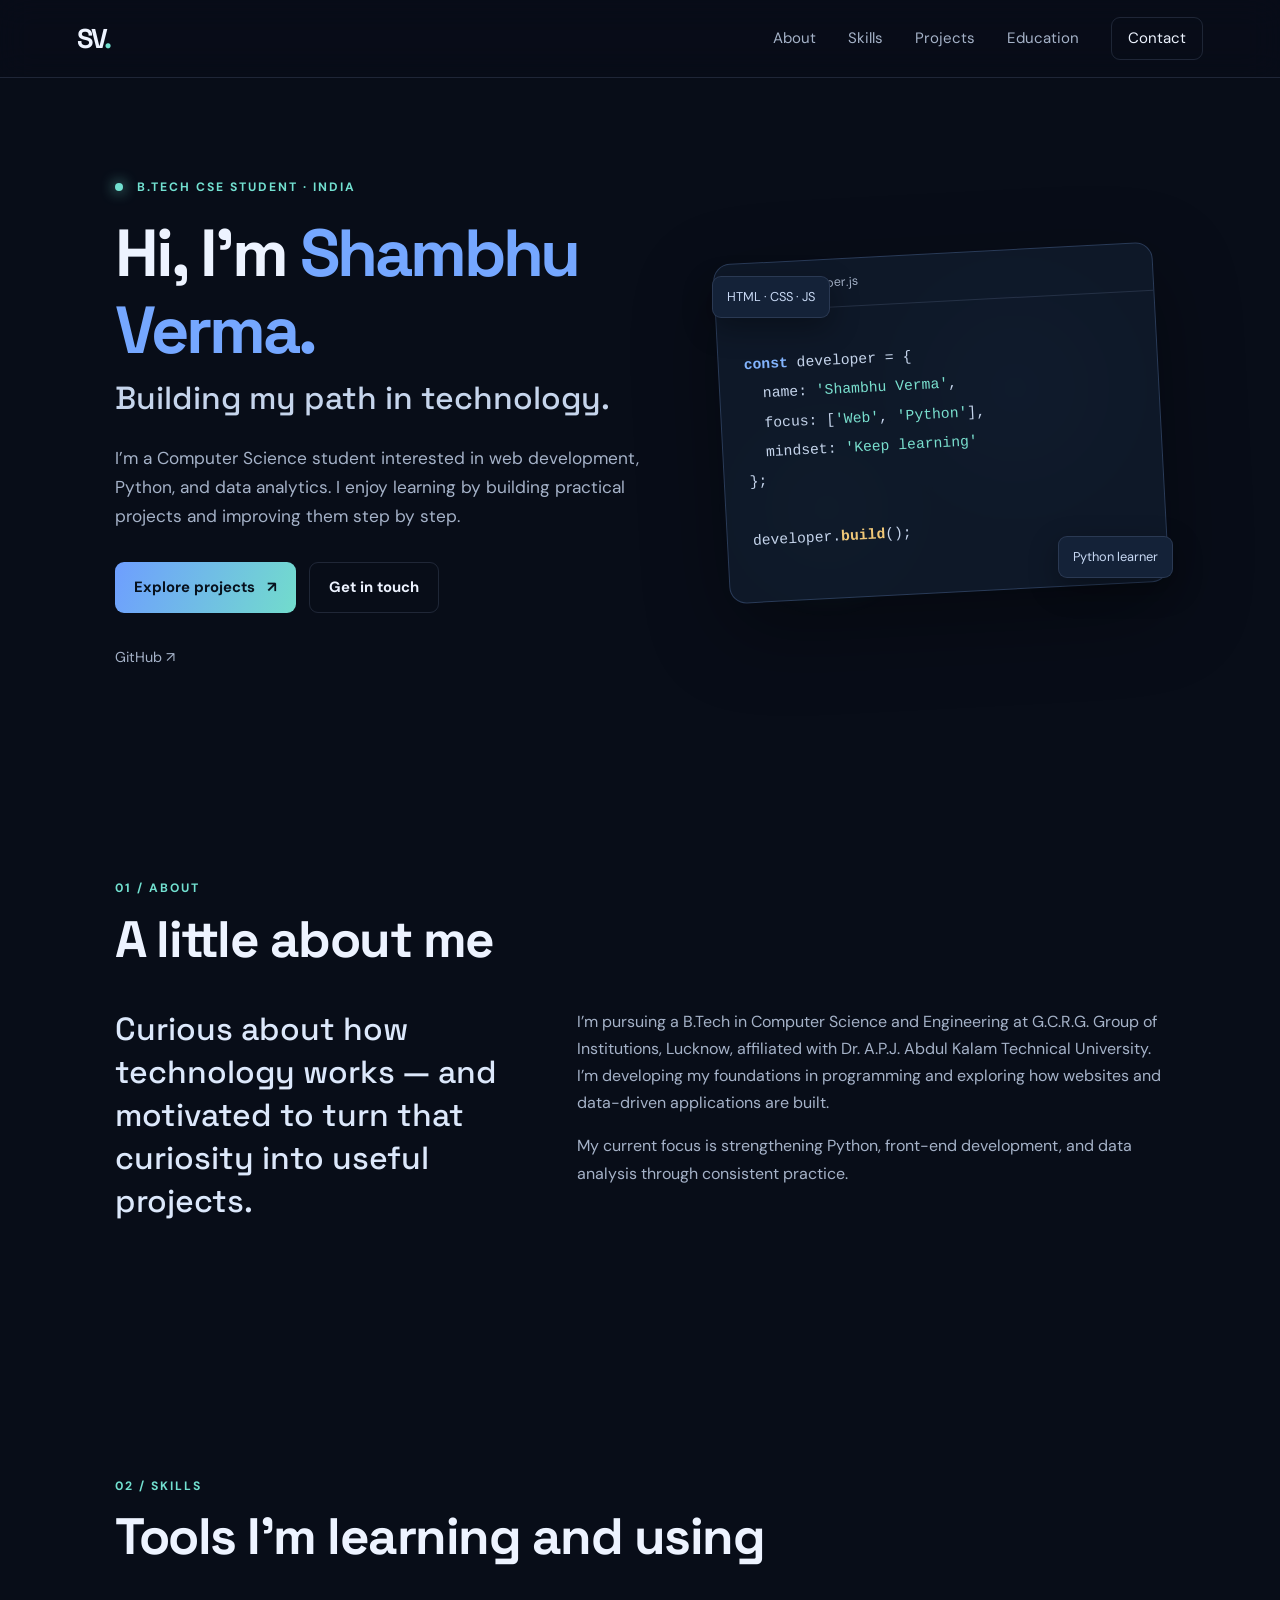
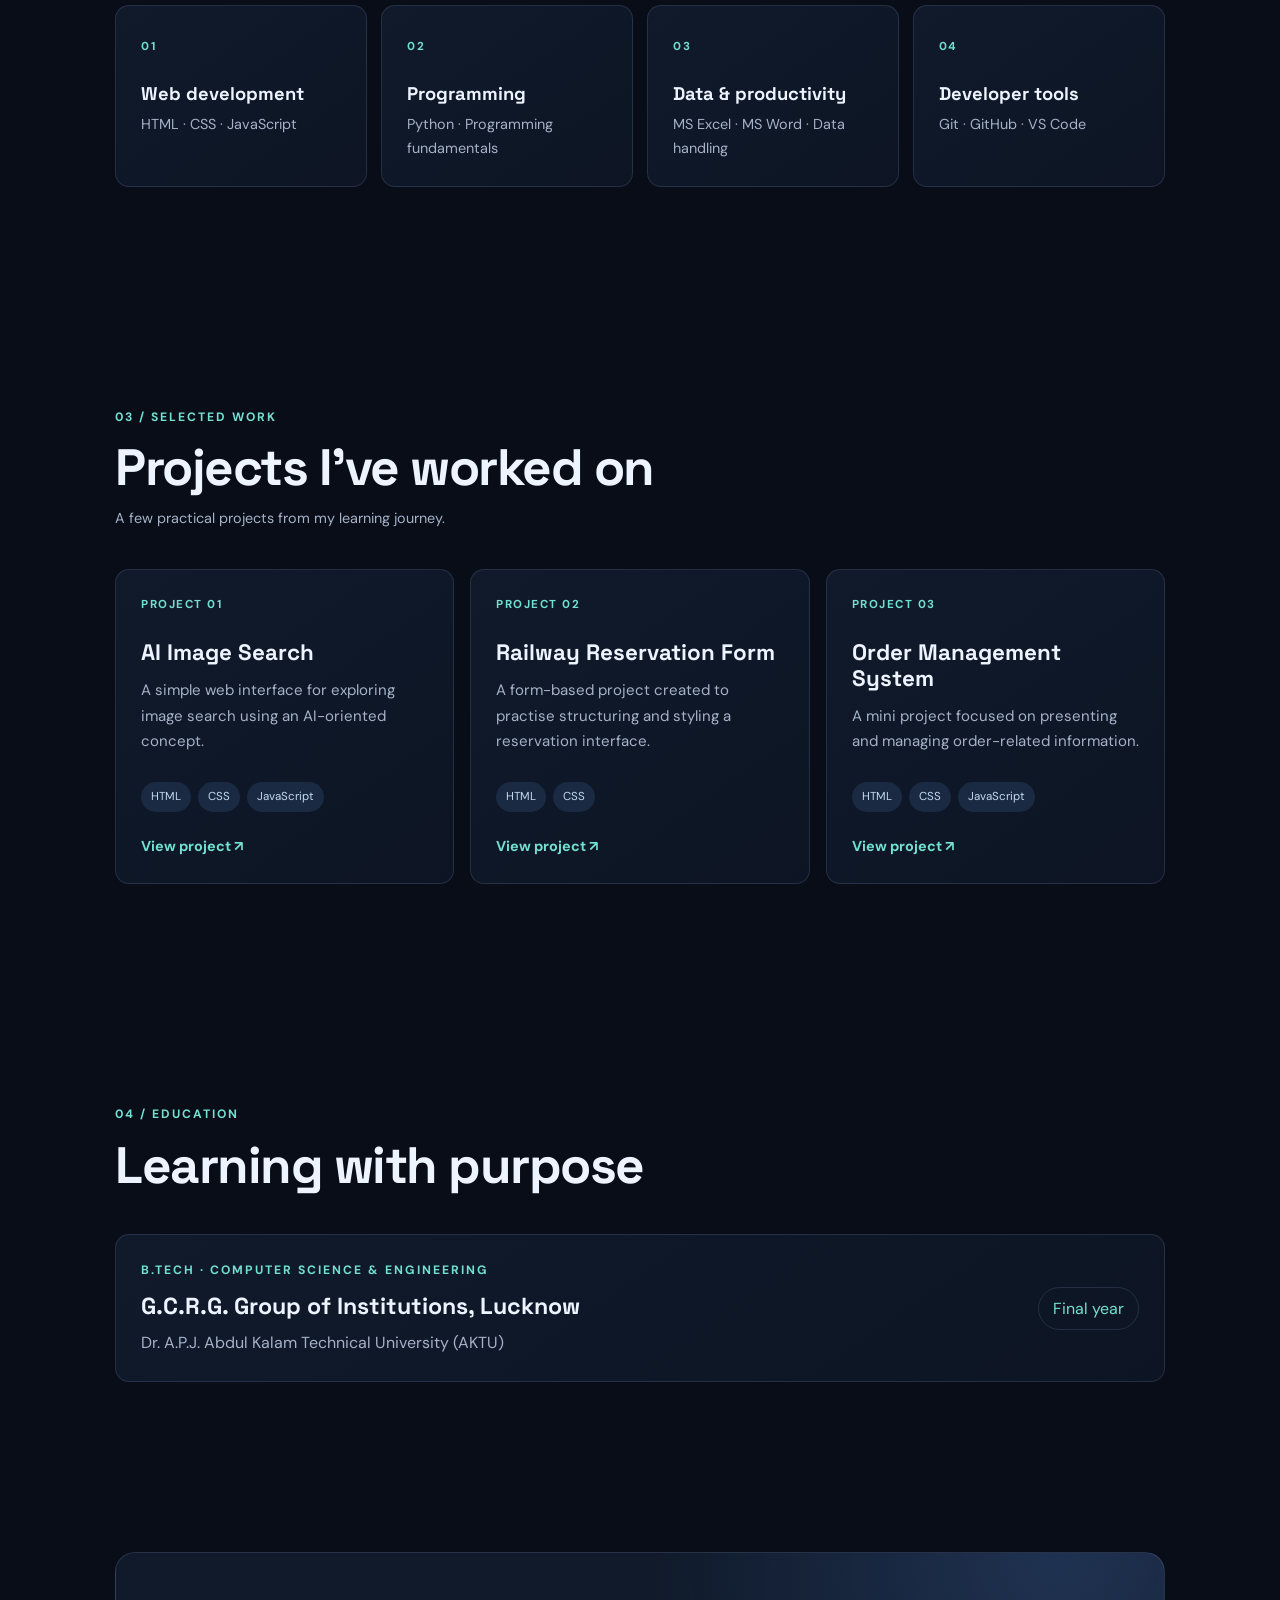
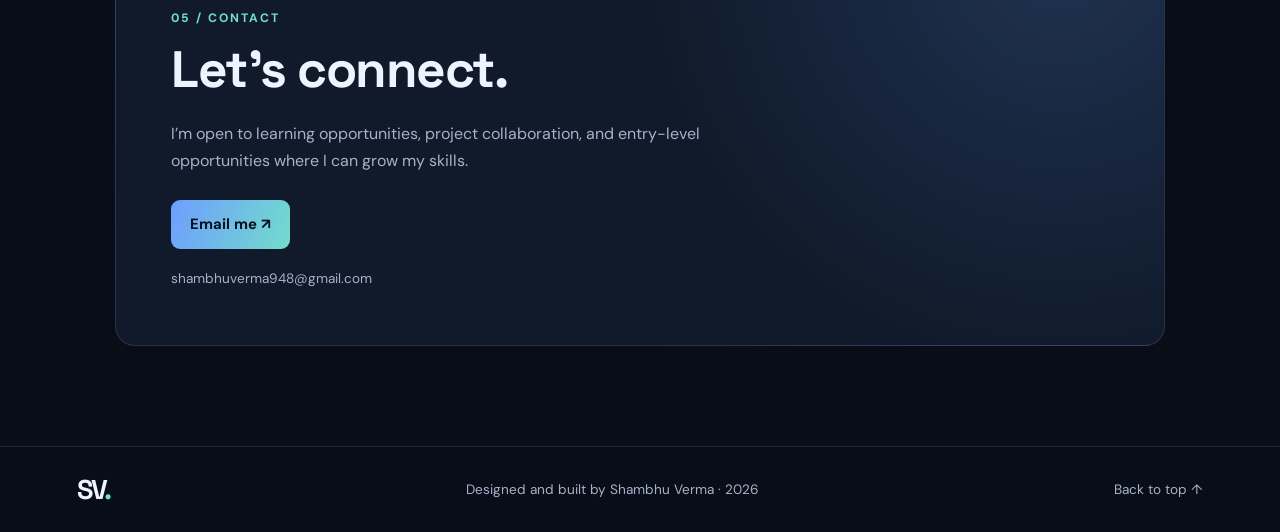
<file: index.html>
<!DOCTYPE html>
<html lang="en">
<head>
  <meta charset="UTF-8">
  <meta name="viewport" content="width=device-width, initial-scale=1.0">
  <meta name="description" content="Shambhu Verma — B.Tech CSE student, aspiring software developer and data analytics enthusiast.">
  <title>Shambhu Verma | Portfolio</title>
  <link rel="preconnect" href="https://fonts.googleapis.com">
  <link rel="preconnect" href="https://fonts.gstatic.com" crossorigin>
  <link href="https://fonts.googleapis.com/css2?family=DM+Sans:wght@400;500;600;700&family=Space+Grotesk:wght@500;600;700&display=swap" rel="stylesheet">
  <link rel="stylesheet" href="style.css">
</head>
<body>
  <header class="site-header">
    <a class="brand" href="#home">SV<span>.</span></a>
    <button class="menu-toggle" aria-label="Toggle navigation" aria-expanded="false">☰</button>
    <nav class="nav" aria-label="Main navigation">
      <a href="#about">About</a><a href="#skills">Skills</a><a href="#projects">Projects</a><a href="#education">Education</a><a class="nav-contact" href="#contact">Contact</a>
    </nav>
  </header>
  <main>
    <section class="hero section" id="home">
      <div class="hero-copy">
        <p class="eyebrow"><span class="status-dot"></span> B.TECH CSE STUDENT · INDIA</p>
        <h1>Hi, I'm <span>Shambhu Verma.</span></h1>
        <h2>Building my path in technology.</h2>
        <p class="intro">I’m a Computer Science student interested in web development, Python, and data analytics. I enjoy learning by building practical projects and improving them step by step.</p>
        <div class="hero-actions"><a class="button primary" href="#projects">Explore projects <span>↗</span></a><a class="button secondary" href="#contact">Get in touch</a></div>
        <div class="quick-links"><a href="https://github.com/shambhuverma948-code" target="_blank" rel="noreferrer">GitHub ↗</a></div>
      </div>
      <div class="hero-art" aria-hidden="true"><div class="orb orb-one"></div><div class="orb orb-two"></div><div class="code-card"><div class="code-top"><i></i><i></i><i></i><span>developer.js</span></div><pre><b>const</b> developer = {
  name: <em>'Shambhu Verma'</em>,
  focus: [<em>'Web'</em>, <em>'Python'</em>],
  mindset: <em>'Keep learning'</em>
};

developer.<strong>build</strong>();</pre></div><div class="floating-tag tag-one">HTML · CSS · JS</div><div class="floating-tag tag-two">Python learner</div></div>
    </section>
    <section class="section about" id="about"><div class="section-heading"><p class="eyebrow">01 / ABOUT</p><h2>A little about me</h2></div><div class="about-grid"><p class="about-lead">Curious about how technology works — and motivated to turn that curiosity into useful projects.</p><div class="about-detail"><p>I’m pursuing a B.Tech in Computer Science and Engineering at G.C.R.G. Group of Institutions, Lucknow, affiliated with Dr. A.P.J. Abdul Kalam Technical University. I’m developing my foundations in programming and exploring how websites and data-driven applications are built.</p><p>My current focus is strengthening Python, front-end development, and data analysis through consistent practice.</p></div></div></section>
    <section class="section" id="skills"><div class="section-heading"><p class="eyebrow">02 / SKILLS</p><h2>Tools I’m learning and using</h2></div><div class="skill-grid"><article class="skill-card"><span>01</span><h3>Web development</h3><p>HTML · CSS · JavaScript</p></article><article class="skill-card"><span>02</span><h3>Programming</h3><p>Python · Programming fundamentals</p></article><article class="skill-card"><span>03</span><h3>Data & productivity</h3><p>MS Excel · MS Word · Data handling</p></article><article class="skill-card"><span>04</span><h3>Developer tools</h3><p>Git · GitHub · VS Code</p></article></div></section>
    <section class="section projects" id="projects"><div class="section-heading"><p class="eyebrow">03 / SELECTED WORK</p><h2>Projects I’ve worked on</h2><p class="section-subtitle">A few practical projects from my learning journey.</p></div><div class="project-grid"><article class="project-card"><div class="project-number">PROJECT 01</div><h3>AI Image Search</h3><p>A simple web interface for exploring image search using an AI-oriented concept.</p><div class="chips"><span>HTML</span><span>CSS</span><span>JavaScript</span></div><a href="Ai%20generator.html">View project ↗</a></article><article class="project-card"><div class="project-number">PROJECT 02</div><h3>Railway Reservation Form</h3><p>A form-based project created to practise structuring and styling a reservation interface.</p><div class="chips"><span>HTML</span><span>CSS</span></div><a href="railway%20resuwetion%20form.html">View project ↗</a></article><article class="project-card"><div class="project-number">PROJECT 03</div><h3>Order Management System</h3><p>A mini project focused on presenting and managing order-related information.</p><div class="chips"><span>HTML</span><span>CSS</span><span>JavaScript</span></div><a href="order%20management%20system.html">View project ↗</a></article></div></section>
    <section class="section education" id="education"><div class="section-heading"><p class="eyebrow">04 / EDUCATION</p><h2>Learning with purpose</h2></div><div class="education-card"><div><p class="eyebrow">B.TECH · COMPUTER SCIENCE & ENGINEERING</p><h3>G.C.R.G. Group of Institutions, Lucknow</h3><p>Dr. A.P.J. Abdul Kalam Technical University (AKTU)</p></div><span class="education-year">Final year</span></div></section>
    <section class="section contact" id="contact"><div class="contact-panel"><p class="eyebrow">05 / CONTACT</p><h2>Let’s connect.</h2><p>I’m open to learning opportunities, project collaboration, and entry-level opportunities where I can grow my skills.</p><a class="button primary" href="mailto:shambhuverma948@gmail.com">Email me ↗</a><p class="contact-email">shambhuverma948@gmail.com</p></div></section>
  </main>
  <footer><a class="brand" href="#home">SV<span>.</span></a><p>Designed and built by Shambhu Verma · <span id="year"></span></p><a href="#home">Back to top ↑</a></footer>
  <script src="script.js"></script>
</body>
</html>
</file>
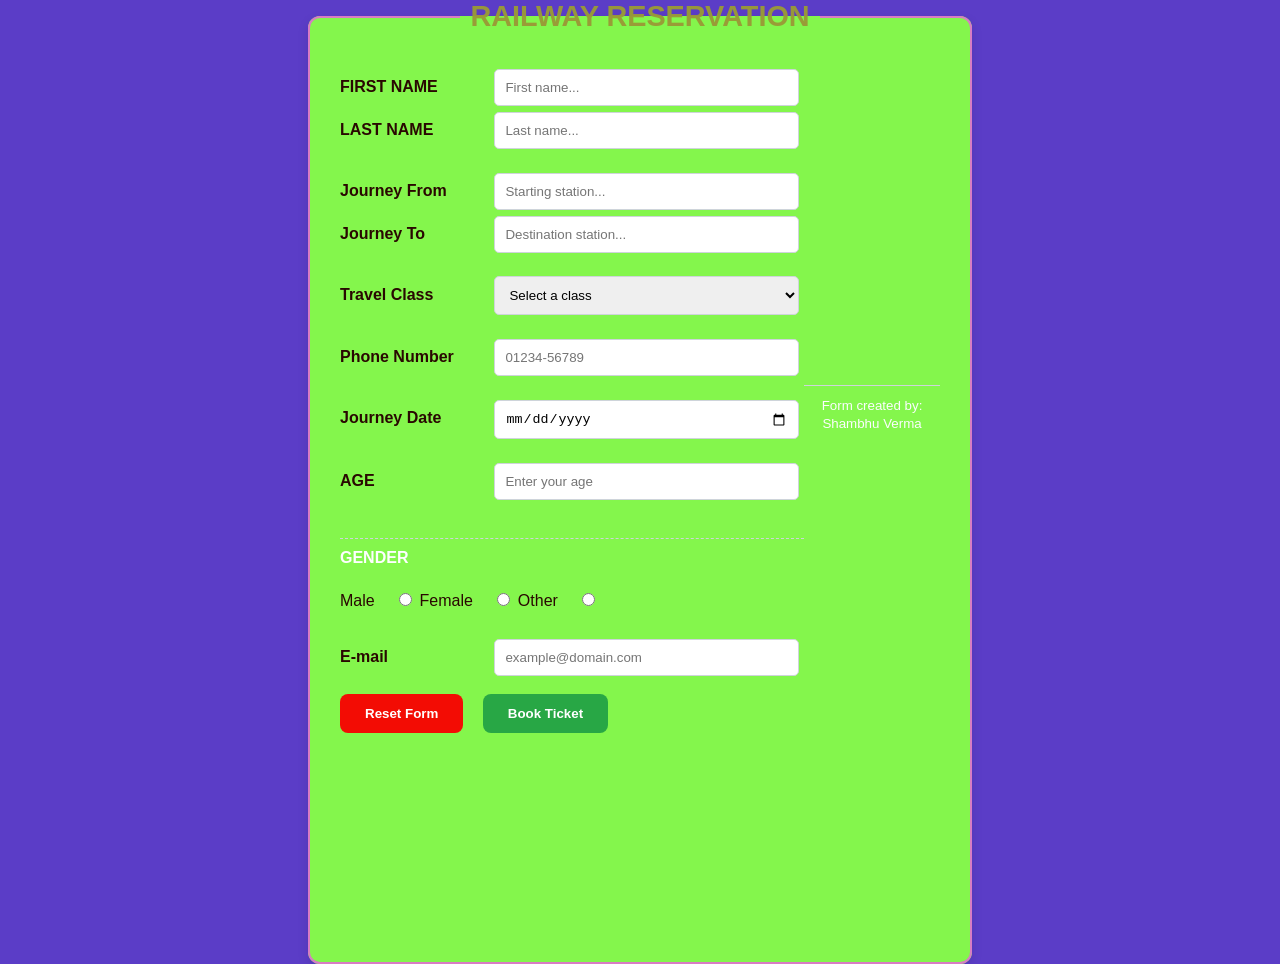
<file: 2.html>
<!DOCTYPE html>
<html lang="en">
  <head>
    <meta charset="UTF-8" />
    <meta name="viewport" content="width=device-width, initial-scale=1.0" />
    <title>Railway Reservation Form</title>

    <style>
      /* General Body and Font Styling */
      body {
        font-family: Arial, sans-serif;
        background-color: #5b3dc7; /* Very light gray/off-white background */
        display: flex;
        justify-content: center;
        align-items: center;
        min-height: 100vh;
        margin: 0;
      }

      /* Fieldset (The Container) Styling */
      fieldset {
        background-color: #84f64c; /* White background for the form itself */
        font-family: Arial, sans-serif;
        background-image: url("https://d12aarmt01l54a.cloudfront.net/cms/images/Media-20230301152109/1200-630.png"); /* <-- Replace with your actual image path or URL */
        background-size: large;
        background-position: center small;
        background-repeat: repeat;

        display: flex;
        justify-content: center;
        align-items: center;
        min-height: 100vh;
        margin: 0;
        border: 2px solid #d87cc4; /* Blue border for a clean, official look */
        border-radius: 12px;
        padding: 30px;
        box-shadow: 0 4px 12px rgba(0, 0, 0, 0.1); /* Subtle shadow for depth */
        max-width: 600px;
        width: 90%;
      }

      /* Legend and Title Styling */
      legend {
        text-align: center;
        padding: 0 10px;
      }

      h1 {
        color: #999936f8; /* A bright red/maroon color for the main title */
        margin: 0;
        font-size: 1.8em;
        text-transform: uppercase;
      }

      /* Label and Input General Styling */
      label {
        display: inline-block;
        margin-top: 15px;
        margin-bottom: 5px;
        font-weight: bold;
        color: #290801; /* Darker text for readability */
        width: 150px; /* Give labels a fixed width to align inputs */
      }

      input[type="text"],
      input[type="tel"],
      input[type="date"],
      input[type="number"],
      input[type="email"],
      select {
        padding: 10px;
        border: 1px solid #ced4da; /* Light gray border */
        border-radius: 5px;
        width: calc(100% - 160px); /* Adjust width based on label width */
        box-sizing: border-box;
        transition: border-color 0.3s;
      }

      input:focus,
      select:focus {
        border-color: #007bff; /* Highlight blue on focus */
        outline: none;
      }

      /* Grouping Inputs on the same line */
      .input-group {
        display: flex;
        justify-content: space-between;
        align-items: center;
        margin-bottom: 10px;
      }

      /* Radio button and Checkbox Specific Styling */
      p {
        font-weight: bold;
        color: #fdfefe;
        margin-top: 20px;
        margin-bottom: 10px;
        border-top: 1px dashed #ced4da;
        padding-top: 10px;
      }

      .gender-options label {
        width: auto; /* Override fixed width for inline radio labels */
        margin-right: 15px;
        font-weight: normal;
      }

      /* Button Styling (Submit/Reset) */
      input[type="submit"],
      input[type="reset"] {
        padding: 12px 25px;
        border: none;
        border-radius: 8px;
        cursor: pointer;
        font-weight: bold;
        margin-right: 15px;
        transition: background-color 0.3s, transform 0.2s;
      }

      input[type="submit"] {
        background-color: #28a745; /* Green for "Submit/Book" */
        color: white;
      }

      input[type="submit"]:hover {
        background-color: #218838;
        transform: translateY(-2px);
      }

      input[type="reset"] {
        background-color: #f30c04; /* Gray for "Reset" */
        color: white;
      }

      input[type="reset"]:hover {
        background-color: #f2f3f3;
        transform: translateY(-2px);
      }

      /* Footer Styling */
      footer {
        margin-top: 20px;
        padding-top: 10px;
        border-top: 1px solid #ced4da;
        text-align: center;
        color: #fbfcfd;
      }
    </style>
  </head>
  <body>
    <fieldset>
      <legend>
        <h1>Railway Reservation</h1>
      </legend>
      <form action="" method="post">
        <div>
          <label for="firstName">FIRST NAME</label>
          <input
            type="text"
            id="firstName"
            name="firstName"
            placeholder="First name..."
            required
          />

          <label for="lastName">LAST NAME</label>
          <input
            type="text"
            id="lastName"
            name="lastName"
            placeholder="Last name..."
            required
          />
        </div>

        <br />

        <div>
          <label for="journeyFrom">Journey From</label>
          <input
            type="text"
            id="journeyFrom"
            name="journeyFrom"
            placeholder="Starting station..."
            required
          />

          <label for="journeyTo">Journey To</label>
          <input
            type="text"
            id="journeyTo"
            name="journeyTo"
            placeholder="Destination station..."
            required
          />
        </div>

        <br />

        <label for="travelClass">Travel Class</label>
        <select name="travelClass" id="travelClass" required>
          <option value="" disabled selected>Select a class</option>
          <option value="firstClass">First Class</option>
          <option value="AC1Tier">AC 1 Tier</option>
          <option value="AC2Tier">AC 2 Tier</option>
          <option value="AC3Tier">AC 3 Tier</option>
          <option value="sleeperClass">Sleeper Class</option>
          <option value="general">General</option>
        </select>

        <br /><br />

        <label for="phone">Phone Number</label>
        <input
          type="tel"
          id="phone"
          name="phone"
          placeholder="01234-56789"
          pattern="[0-9]{5}-[0-9]{5}"
          required
        />

        <br /><br />

        <label for="journeyDate">Journey Date</label>
        <input type="date" id="journeyDate" name="journeyDate" required />

        <br /><br />

        <label for="age">AGE</label>
        <input
          type="number"
          id="age"
          name="age"
          placeholder="Enter your age"
          min="1"
          max="120"
          required
        />

        <br /><br />

        <p>GENDER</p>
        <div class="gender-options">
          <label for="male">Male</label>
          <input type="radio" name="gender" id="male" value="male" required />

          <label for="female">Female</label>
          <input type="radio" name="gender" id="female" value="female" />

          <label for="other">Other</label>
          <input type="radio" name="gender" id="other" value="other" />
        </div>

        <br />

        <label for="email">E-mail</label>
        <input
          type="email"
          id="email"
          name="email"
          placeholder="example@domain.com"
          required
        />

        <br /><br />

        <input type="reset" value="Reset Form" />
        <input type="submit" value="Book Ticket" />
      </form>

      <footer>
        <small>Form created by: Shambhu Verma</small>
      </footer>
    </fieldset>
  </body>
</html>
</file>
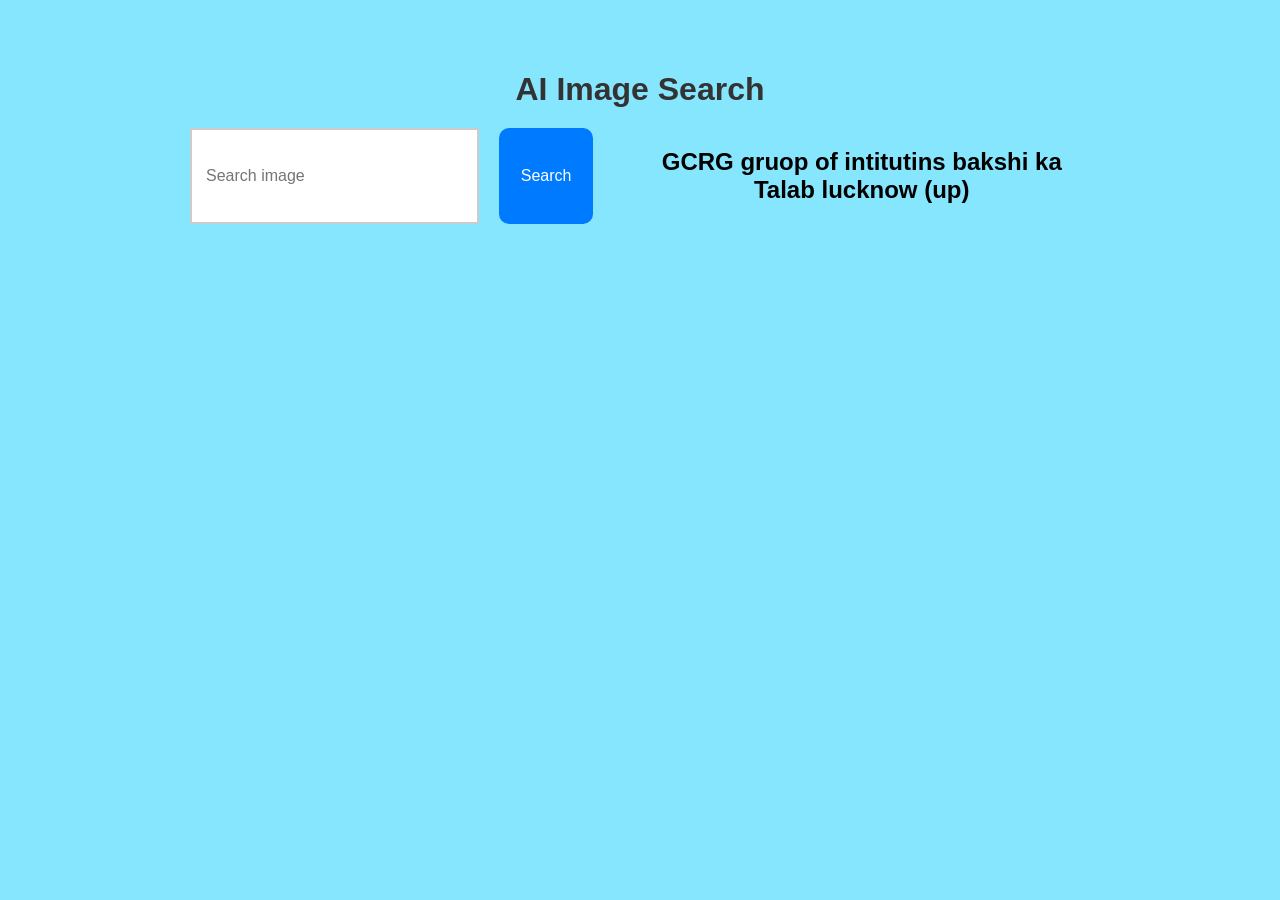
<file: Ai generator.html>
<!DOCTYPE html>
<html lang="en">
<head>
    <meta charset="UTF-8">
    <meta name="viewport" content="width=device-width, initial-scale=1.0">
    <title>AI Image Search</title>
    <style>
        body{
            font-family: sans-serif;
            margin: 0;
            padding: 0;
            background: #86e6fe;
        }
        .container{
            width: 100%;
            max-width: 900px;
            margin: auto;
            text-align: center;
            padding: 50px 20px;
        }
        h1{
            font-size: 32px;
            color: #333;
            margin-bottom: 20px;
        }
        .search-box{
            display: flex;
            justify-content: center;
            gap: 20px;
        }
        input{
            width: 350px;
            padding: 14px;
            font-size: 16px;
            border: 2px solid #ccc;
            outline: none;
            transition: 0.3s;
        }
        input:focus{
            border-color: #007bff;
        }
        button{
            padding: 14px 22px;
            font-size: 16px;
            border: none;
            background: #007bff;
            cursor: pointer;
            border-radius: 10px;
            color: white;
            transition: 0.3s;
        }
        button:hover{
            background: #005ad3;
        }
        .grid{
            margin-top:40px;
            display: grid;
            grid-template-columns: repeat(auto-fill, minmax(260px, 1fr));
            gap: 15px;
        }
        .grid img{
            width: 100%;
            height: 200px;
            object-fit: cover;
            border-radius: 12px;
            box-shadow: 0 4px 10px rgba(0,0,0,0.1);
            opacity: 0;
            transform: scale(0.9);
            animation: fadeIn 0.5s forwards;
        }
        @keyframes fadeIn {
            to{
                opacity: 1;
                transform: scale(1);
            }
        }
        .loading{
            margin-top: 30px;
            font-size: 18px;
            color: #333;
        }
    </style>
</head>
<body>
    <div class="container">
        <h1>AI Image Search</h1>
        <div class="search-box">
            <input type="text" id="query" placeholder="Search image">
            <button onclick="generate()">Search</button>
            <br><br>
            <h2>GCRG gruop of intitutins bakshi ka Talab lucknow (up)</h2>
        </div>
        <div class="loading" id="loading"></div>
        <div class="grid" id="image-container"></div>
    </div>

    <script>
        const API_Key="R2EPS2N08d4X1k3SXfx6u8htY-lj_f6Yseb60MH2nts";

        async function generate() {
            const query=document.getElementById('query').value
            const container=document.getElementById('image-container')
            const loading=document.getElementById('loading')

            if(!query.trim()) return alert("Please Enter Something")

            container.innerHTML=''
            loading.innerHTML='Fetching images ... Please wait'

            try {
                const res=await fetch(`https://api.unsplash.com/search/photos?query=${query}&client_id=${API_Key}`)
                const data=await res.json()

                loading.innerHTML=''

                if(!data.results.length){
                    container.innerHTML="<p>No Images Found</p>"
                    return
                }

                data.results.forEach(img=>{
                    container.innerHTML+=`<img src="${img.urls.small}" alt="${query}"/>`
                })
            }
            catch (error) {
                loading.innerHTML=''
                alert("Something went wrong")
            }
        }
    </script>
</body>
</html>
</file>
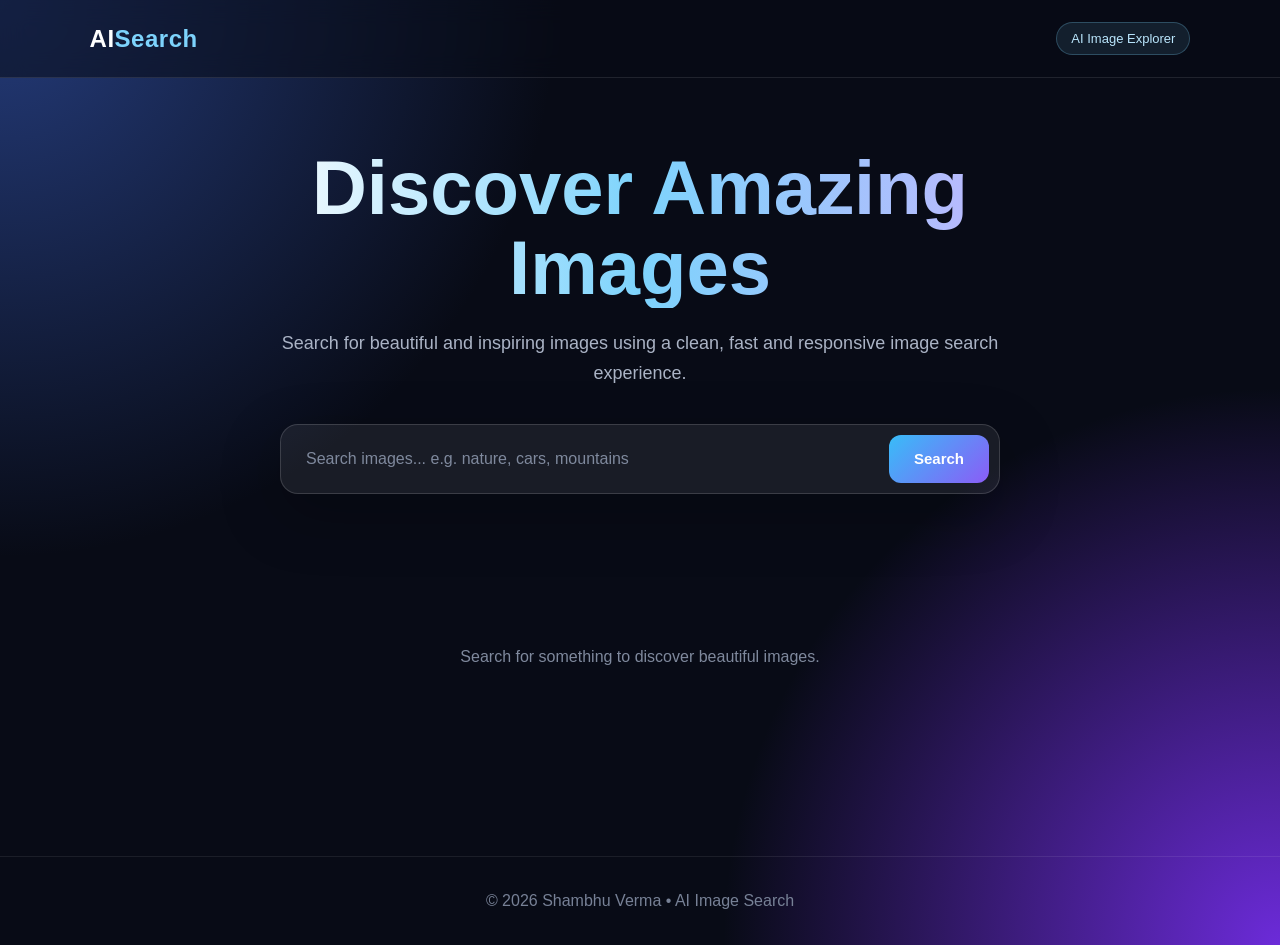
<file: ai.html>
<!DOCTYPE html>
<html lang="en">
<head>
  <meta charset="UTF-8">
  <meta name="viewport" content="width=device-width, initial-scale=1.0">

  <meta name="description" content="AI Image Search - Search and explore beautiful images with a modern responsive interface.">

  <title>AI Image Search | Shambhu Verma</title>

  <style>
    * {
      margin: 0;
      padding: 0;
      box-sizing: border-box;
    }

    body {
      font-family: Arial, Helvetica, sans-serif;
      min-height: 100vh;
      background:
        radial-gradient(circle at top left, #243b7a, transparent 35%),
        radial-gradient(circle at bottom right, #6c2bd9, transparent 35%),
        #080b16;
      color: #ffffff;
    }

    header {
      width: 100%;
      padding: 22px 7%;
      display: flex;
      justify-content: space-between;
      align-items: center;
      border-bottom: 1px solid rgba(255,255,255,0.1);
      backdrop-filter: blur(12px);
      background: rgba(8,11,22,0.55);
      position: sticky;
      top: 0;
      z-index: 10;
    }

    .logo {
      font-size: 24px;
      font-weight: 800;
      letter-spacing: 0.5px;
    }

    .logo span {
      color: #7dd3fc;
    }

    .badge {
      padding: 8px 14px;
      border-radius: 30px;
      background: rgba(125,211,252,0.1);
      border: 1px solid rgba(125,211,252,0.25);
      color: #bae6fd;
      font-size: 13px;
    }

    main {
      width: min(1150px, 92%);
      margin: auto;
      padding: 70px 0;
    }

    .hero {
      text-align: center;
      max-width: 800px;
      margin: auto;
    }

    .hero h1 {
      font-size: clamp(42px, 7vw, 76px);
      line-height: 1.05;
      margin-bottom: 20px;
      background: linear-gradient(90deg, #ffffff, #7dd3fc, #c4b5fd);
      -webkit-background-clip: text;
      -webkit-text-fill-color: transparent;
    }

    .hero p {
      color: #aab3c5;
      font-size: 18px;
      line-height: 1.7;
      margin-bottom: 35px;
    }

    .search-box {
      display: flex;
      gap: 12px;
      max-width: 720px;
      margin: auto;
      padding: 10px;
      border: 1px solid rgba(255,255,255,0.15);
      background: rgba(255,255,255,0.07);
      border-radius: 18px;
      box-shadow: 0 20px 60px rgba(0,0,0,0.25);
    }

    .search-box input {
      flex: 1;
      border: none;
      outline: none;
      background: transparent;
      color: white;
      font-size: 16px;
      padding: 15px;
      min-width: 0;
    }

    .search-box input::placeholder {
      color: #7f899d;
    }

    .search-box button {
      border: none;
      cursor: pointer;
      border-radius: 12px;
      padding: 0 25px;
      font-weight: 700;
      font-size: 15px;
      background: linear-gradient(135deg, #38bdf8, #8b5cf6);
      color: white;
      transition: 0.25s;
    }

    .search-box button:hover {
      transform: translateY(-2px);
      box-shadow: 0 10px 30px rgba(99,102,241,0.35);
    }

    .search-box button:disabled {
      opacity: 0.6;
      cursor: not-allowed;
      transform: none;
    }

    .status {
      text-align: center;
      margin: 35px 0 20px;
      min-height: 24px;
      color: #aab3c5;
    }

    .gallery {
      margin-top: 35px;
      display: grid;
      grid-template-columns: repeat(3, 1fr);
      gap: 22px;
    }

    .card {
      position: relative;
      overflow: hidden;
      border-radius: 18px;
      background: #111827;
      border: 1px solid rgba(255,255,255,0.1);
      min-height: 250px;
      box-shadow: 0 15px 40px rgba(0,0,0,0.2);
    }

    .card img {
      width: 100%;
      height: 320px;
      display: block;
      object-fit: cover;
      transition: transform 0.4s ease;
    }

    .card:hover img {
      transform: scale(1.06);
    }

    .overlay {
      position: absolute;
      inset: auto 0 0;
      padding: 20px;
      background: linear-gradient(transparent, rgba(0,0,0,0.85));
      opacity: 0;
      transition: 0.3s;
    }

    .card:hover .overlay {
      opacity: 1;
    }

    .overlay a {
      color: white;
      text-decoration: none;
      font-size: 14px;
      font-weight: 600;
    }

    .empty {
      text-align: center;
      padding: 60px 20px;
      color: #7f899d;
      grid-column: 1 / -1;
    }

    footer {
      text-align: center;
      padding: 35px 20px;
      color: #778196;
      border-top: 1px solid rgba(255,255,255,0.08);
      margin-top: 60px;
    }

    @media (max-width: 800px) {
      .gallery {
        grid-template-columns: repeat(2, 1fr);
      }

      header {
        padding: 18px 5%;
      }

      main {
        padding: 50px 0;
      }
    }

    @media (max-width: 560px) {
      .badge {
        display: none;
      }

      .search-box {
        flex-direction: column;
        padding: 8px;
      }

      .search-box button {
        height: 50px;
      }

      .gallery {
        grid-template-columns: 1fr;
      }

      .card img {
        height: 280px;
      }

      .hero p {
        font-size: 16px;
      }
    }
  </style>
</head>

<body>

  <header>
    <div class="logo">AI<span>Search</span></div>
    <div class="badge">AI Image Explorer</div>
  </header>

  <main>

    <section class="hero">
      <h1>Discover Amazing Images</h1>

      <p>
        Search for beautiful and inspiring images using a clean,
        fast and responsive image search experience.
      </p>

      <div class="search-box">
        <input
          type="text"
          id="searchInput"
          placeholder="Search images... e.g. nature, cars, mountains"
          autocomplete="off"
          aria-label="Search images"
        >

        <button id="searchBtn">
          Search
        </button>
      </div>
    </section>

    <div class="status" id="status"></div>

    <section class="gallery" id="gallery">
      <div class="empty">
        Search for something to discover beautiful images.
      </div>
    </section>

  </main>

  <footer>
    © 2026 Shambhu Verma • AI Image Search
  </footer>


  <script>
    /*
      IMPORTANT:
      Do not put your Unsplash API secret directly in frontend code.

      Replace this endpoint with your own backend/API proxy.

      Example:
      /api/images?query=nature
    */

    const API_URL = "/api/images";

    const searchInput = document.getElementById("searchInput");
    const searchBtn = document.getElementById("searchBtn");
    const gallery = document.getElementById("gallery");
    const status = document.getElementById("status");


    async function searchImages() {

      const query = searchInput.value.trim();

      if (!query) {
        status.textContent = "Please enter something to search.";
        searchInput.focus();
        return;
      }

      searchBtn.disabled = true;
      searchBtn.textContent = "Searching...";
      status.textContent = "Finding beautiful images...";
      gallery.innerHTML = "";

      try {

        const response = await fetch(
          `${API_URL}?query=${encodeURIComponent(query)}`
        );

        if (!response.ok) {
          throw new Error("Unable to fetch images.");
        }

        const data = await response.json();

        const results = data.results || data;

        if (!Array.isArray(results) || results.length === 0) {
          gallery.innerHTML = `
            <div class="empty">
              No images found for "<strong>${escapeHTML(query)}</strong>".
              <br><br>
              Try another search.
            </div>
          `;

          status.textContent = "";
          return;
        }

        status.textContent = `${results.length} images found`;

        results.forEach(image => {

          const imageUrl =
            image.urls?.regular ||
            image.url ||
            image.src;

          const link =
            image.links?.html ||
            image.link ||
            "#";

          if (!imageUrl) return;

          const card = document.createElement("article");
          card.className = "card";

          card.innerHTML = `
            <img
              src="${escapeAttribute(imageUrl)}"
              alt="${escapeAttribute(query)}"
              loading="lazy"
            >

            <div class="overlay">
              <a
                href="${escapeAttribute(link)}"
                target="_blank"
                rel="noopener noreferrer"
              >
                View Image ↗
              </a>
            </div>
          `;

          gallery.appendChild(card);
        });

      } catch (error) {

        console.error(error);

        status.textContent = "";

        gallery.innerHTML = `
          <div class="empty">
            <h3>Something went wrong</h3>
            <br>
            <p>
              Image search is currently unavailable.
              Please check your API/backend connection.
            </p>
          </div>
        `;

      } finally {

        searchBtn.disabled = false;
        searchBtn.textContent = "Search";
      }
    }


    function escapeHTML(value) {
      return String(value)
        .replaceAll("&", "&amp;")
        .replaceAll("<", "&lt;")
        .replaceAll(">", "&gt;")
        .replaceAll('"', "&quot;")
        .replaceAll("'", "&#039;");
    }


    function escapeAttribute(value) {
      return escapeHTML(value);
    }


    searchBtn.addEventListener("click", searchImages);


    searchInput.addEventListener("keydown", event => {
      if (event.key === "Enter") {
        searchImages();
      }
    });
  </script>

</body>
</html>
</file>
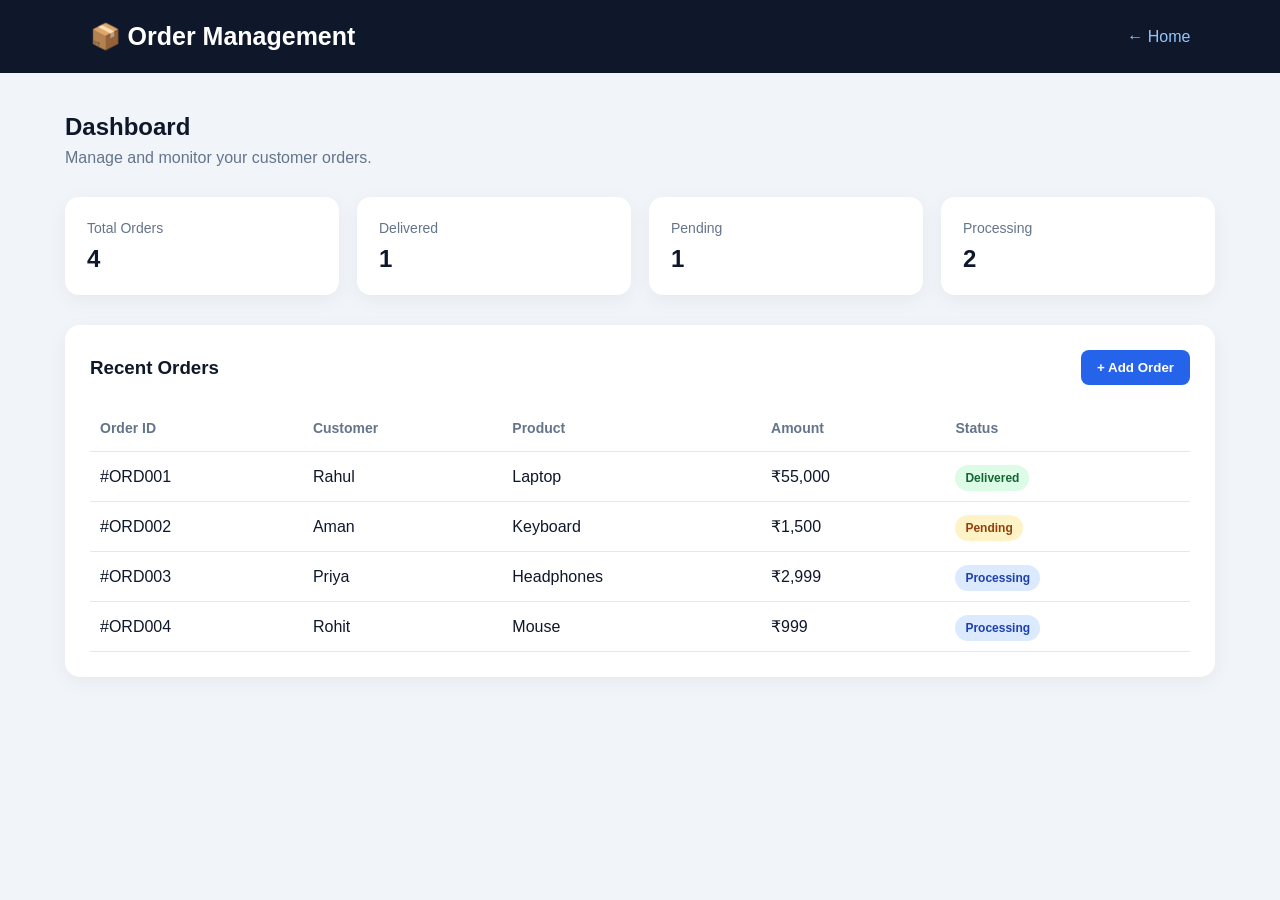
<file: order management system.html>
<!DOCTYPE html>
<html lang="en">
<head>
  <meta charset="UTF-8">
  <meta name="viewport" content="width=device-width, initial-scale=1.0">

  <title>Order Management System</title>

  <style>
    * {
      box-sizing: border-box;
      margin: 0;
      padding: 0;
    }

    body {
      font-family: Arial, sans-serif;
      background: #f1f5f9;
      color: #0f172a;
    }

    header {
      background: #0f172a;
      color: white;
      padding: 22px 7%;
      display: flex;
      justify-content: space-between;
      align-items: center;
    }

    header h1 {
      font-size: 25px;
    }

    header a {
      color: #93c5fd;
      text-decoration: none;
    }

    .container {
      width: min(1150px, 92%);
      margin: 40px auto;
    }

    .welcome {
      margin-bottom: 30px;
    }

    .welcome p {
      color: #64748b;
      margin-top: 8px;
    }

    .stats {
      display: grid;
      grid-template-columns: repeat(4, 1fr);
      gap: 18px;
      margin-bottom: 30px;
    }

    .stat {
      background: white;
      padding: 22px;
      border-radius: 14px;
      box-shadow: 0 5px 20px #0000000d;
    }

    .stat span {
      color: #64748b;
      font-size: 14px;
    }

    .stat h2 {
      margin-top: 8px;
    }

    .panel {
      background: white;
      border-radius: 15px;
      padding: 25px;
      box-shadow: 0 5px 20px #0000000d;
      overflow-x: auto;
    }

    .panel-top {
      display: flex;
      justify-content: space-between;
      align-items: center;
      margin-bottom: 20px;
    }

    button {
      border: none;
      padding: 10px 16px;
      border-radius: 8px;
      background: #2563eb;
      color: white;
      cursor: pointer;
      font-weight: bold;
    }

    button:hover {
      background: #1d4ed8;
    }

    table {
      width: 100%;
      border-collapse: collapse;
    }

    th,
    td {
      padding: 15px 10px;
      text-align: left;
      border-bottom: 1px solid #e2e8f0;
    }

    th {
      color: #64748b;
      font-size: 14px;
    }

    .status {
      padding: 6px 10px;
      border-radius: 20px;
      font-size: 12px;
      font-weight: bold;
    }

    .delivered {
      background: #dcfce7;
      color: #166534;
    }

    .pending {
      background: #fef3c7;
      color: #92400e;
    }

    .processing {
      background: #dbeafe;
      color: #1e40af;
    }

    .cancelled {
      background: #fee2e2;
      color: #991b1b;
    }

    @media (max-width: 800px) {
      .stats {
        grid-template-columns: repeat(2, 1fr);
      }
    }

    @media (max-width: 500px) {
      .stats {
        grid-template-columns: 1fr;
      }

      header {
        flex-direction: column;
        gap: 10px;
        align-items: flex-start;
      }
    }
  </style>
</head>

<body>

<header>
  <h1>📦 Order Management</h1>
  <a href="index.html">← Home</a>
</header>

<div class="container">

  <div class="welcome">
    <h2>Dashboard</h2>
    <p>Manage and monitor your customer orders.</p>
  </div>

  <div class="stats">

    <div class="stat">
      <span>Total Orders</span>
      <h2 id="totalOrders">4</h2>
    </div>

    <div class="stat">
      <span>Delivered</span>
      <h2 id="delivered">1</h2>
    </div>

    <div class="stat">
      <span>Pending</span>
      <h2 id="pending">1</h2>
    </div>

    <div class="stat">
      <span>Processing</span>
      <h2 id="processing">2</h2>
    </div>

  </div>

  <div class="panel">

    <div class="panel-top">
      <h3>Recent Orders</h3>

      <button onclick="addOrder()">
        + Add Order
      </button>
    </div>

    <table>

      <thead>
        <tr>
          <th>Order ID</th>
          <th>Customer</th>
          <th>Product</th>
          <th>Amount</th>
          <th>Status</th>
        </tr>
      </thead>

      <tbody id="orderTable">

        <tr>
          <td>#ORD001</td>
          <td>Rahul</td>
          <td>Laptop</td>
          <td>₹55,000</td>
          <td><span class="status delivered">Delivered</span></td>
        </tr>

        <tr>
          <td>#ORD002</td>
          <td>Aman</td>
          <td>Keyboard</td>
          <td>₹1,500</td>
          <td><span class="status pending">Pending</span></td>
        </tr>

        <tr>
          <td>#ORD003</td>
          <td>Priya</td>
          <td>Headphones</td>
          <td>₹2,999</td>
          <td><span class="status processing">Processing</span></td>
        </tr>

        <tr>
          <td>#ORD004</td>
          <td>Rohit</td>
          <td>Mouse</td>
          <td>₹999</td>
          <td><span class="status processing">Processing</span></td>
        </tr>

      </tbody>

    </table>

  </div>

</div>

<script>
  function addOrder() {

    const customer = prompt("Enter customer name:");

    if (!customer) return;

    const product = prompt("Enter product name:");

    if (!product) return;

    const amount = prompt("Enter amount:");

    if (!amount) return;

    const table = document.getElementById("orderTable");

    const id = "#ORD" + String(table.rows.length + 1).padStart(3, "0");

    const row = table.insertRow();

    row.innerHTML = `
      <td>${escapeHTML(id)}</td>
      <td>${escapeHTML(customer)}</td>
      <td>${escapeHTML(product)}</td>
      <td>₹${escapeHTML(amount)}</td>
      <td>
        <span class="status pending">Pending</span>
      </td>
    `;

    document.getElementById("totalOrders").textContent =
      table.rows.length;
  }

  function escapeHTML(value) {
    return String(value)
      .replaceAll("&", "&amp;")
      .replaceAll("<", "&lt;")
      .replaceAll(">", "&gt;")
      .replaceAll('"', "&quot;")
      .replaceAll("'", "&#039;");
  }
</script>

</body>
</html>
</file>
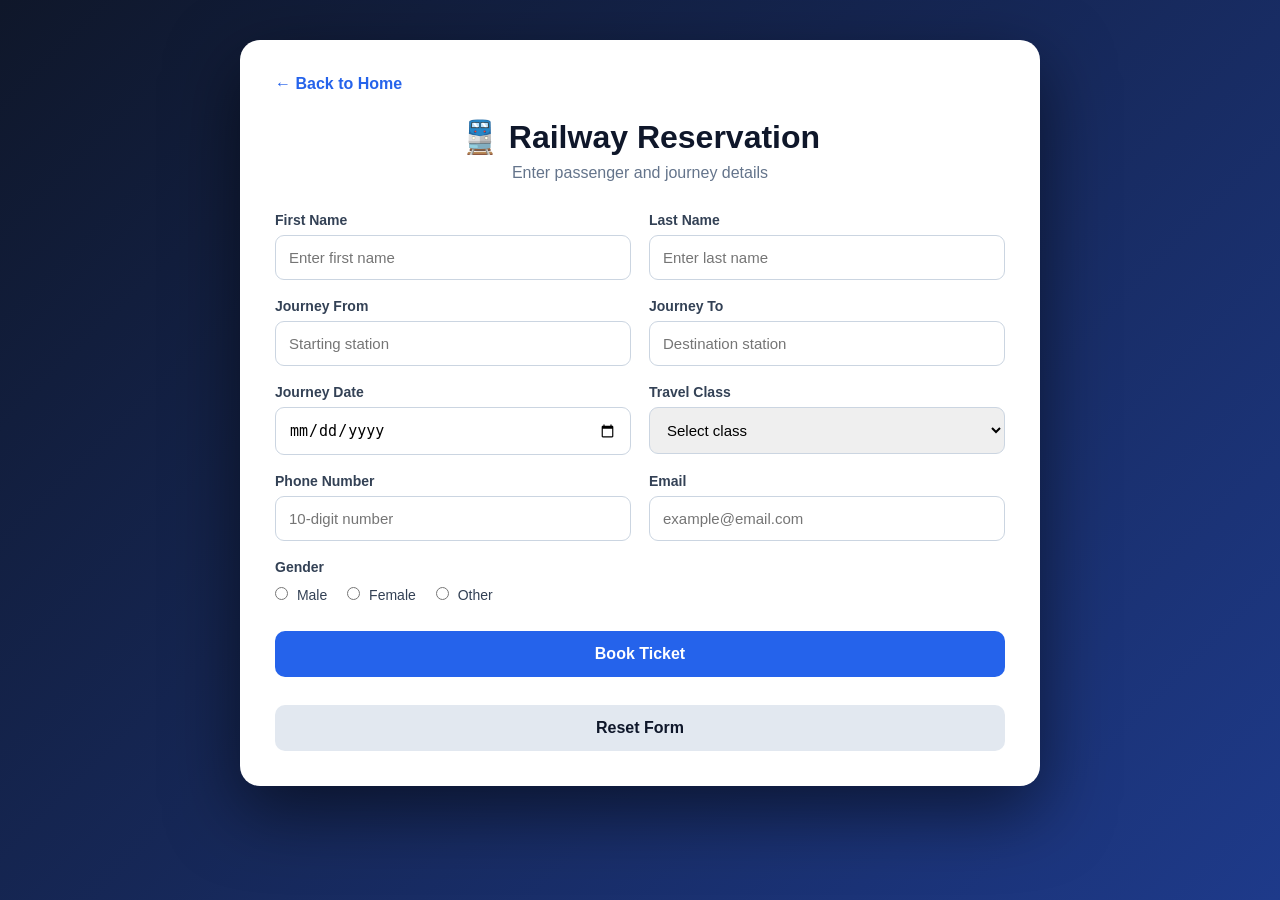
<file: railway resuwetion form.html>
<!DOCTYPE html>
<html lang="en">
<head>
  <meta charset="UTF-8">
  <meta name="viewport" content="width=device-width, initial-scale=1.0">

  <title>Railway Reservation</title>

  <style>
    * {
      box-sizing: border-box;
      margin: 0;
      padding: 0;
    }

    body {
      font-family: Arial, sans-serif;
      min-height: 100vh;
      padding: 40px 15px;
      background: linear-gradient(135deg, #0f172a, #1e3a8a);
    }

    .container {
      width: min(800px, 100%);
      margin: auto;
      background: white;
      border-radius: 20px;
      padding: 35px;
      box-shadow: 0 25px 70px #0008;
    }

    .top {
      text-align: center;
      margin-bottom: 30px;
    }

    .top h1 {
      color: #0f172a;
      margin-bottom: 8px;
    }

    .top p {
      color: #64748b;
    }

    .home {
      display: inline-block;
      margin-bottom: 25px;
      color: #2563eb;
      text-decoration: none;
      font-weight: bold;
    }

    form {
      display: grid;
      gap: 18px;
    }

    .row {
      display: grid;
      grid-template-columns: 1fr 1fr;
      gap: 18px;
    }

    .field {
      display: flex;
      flex-direction: column;
      gap: 7px;
    }

    label {
      font-weight: bold;
      color: #334155;
      font-size: 14px;
    }

    input,
    select {
      width: 100%;
      padding: 13px;
      border: 1px solid #cbd5e1;
      border-radius: 9px;
      outline: none;
      font-size: 15px;
    }

    input:focus,
    select:focus {
      border-color: #2563eb;
      box-shadow: 0 0 0 3px #2563eb22;
    }

    .gender {
      display: flex;
      gap: 20px;
      padding-top: 5px;
    }

    .gender label {
      font-weight: normal;
    }

    .gender input {
      width: auto;
      margin-right: 5px;
    }

    button {
      margin-top: 10px;
      padding: 14px;
      border: none;
      border-radius: 10px;
      background: #2563eb;
      color: white;
      font-size: 16px;
      font-weight: bold;
      cursor: pointer;
    }

    button:hover {
      background: #1d4ed8;
    }

    .reset {
      background: #e2e8f0;
      color: #0f172a;
    }

    .reset:hover {
      background: #cbd5e1;
    }

    #message {
      display: none;
      margin-top: 20px;
      padding: 15px;
      border-radius: 10px;
      background: #dcfce7;
      color: #166534;
      text-align: center;
      font-weight: bold;
    }

    @media (max-width: 600px) {
      .container {
        padding: 25px 18px;
      }

      .row {
        grid-template-columns: 1fr;
      }
    }
  </style>
</head>

<body>

<div class="container">

  <a href="index.html" class="home">← Back to Home</a>

  <div class="top">
    <h1>🚆 Railway Reservation</h1>
    <p>Enter passenger and journey details</p>
  </div>

  <form id="reservationForm">

    <div class="row">

      <div class="field">
        <label for="firstName">First Name</label>
        <input
          type="text"
          id="firstName"
          required
          placeholder="Enter first name"
        >
      </div>

      <div class="field">
        <label for="lastName">Last Name</label>
        <input
          type="text"
          id="lastName"
          required
          placeholder="Enter last name"
        >
      </div>

    </div>

    <div class="row">

      <div class="field">
        <label for="from">Journey From</label>
        <input
          type="text"
          id="from"
          required
          placeholder="Starting station"
        >
      </div>

      <div class="field">
        <label for="to">Journey To</label>
        <input
          type="text"
          id="to"
          required
          placeholder="Destination station"
        >
      </div>

    </div>

    <div class="row">

      <div class="field">
        <label for="date">Journey Date</label>
        <input type="date" id="date" required>
      </div>

      <div class="field">
        <label for="class">Travel Class</label>

        <select id="class" required>
          <option value="">Select class</option>
          <option>Sleeper</option>
          <option>AC 3 Tier</option>
          <option>AC 2 Tier</option>
          <option>AC 1 Tier</option>
          <option>General</option>
        </select>
      </div>

    </div>

    <div class="row">

      <div class="field">
        <label for="phone">Phone Number</label>
        <input
          type="tel"
          id="phone"
          pattern="[0-9]{10}"
          maxlength="10"
          required
          placeholder="10-digit number"
        >
      </div>

      <div class="field">
        <label for="email">Email</label>
        <input
          type="email"
          id="email"
          required
          placeholder="example@email.com"
        >
      </div>

    </div>

    <div class="field">

      <label>Gender</label>

      <div class="gender">

        <label>
          <input type="radio" name="gender" value="Male" required>
          Male
        </label>

        <label>
          <input type="radio" name="gender" value="Female">
          Female
        </label>

        <label>
          <input type="radio" name="gender" value="Other">
          Other
        </label>

      </div>

    </div>

    <button type="submit">
      Book Ticket
    </button>

    <button type="reset" class="reset">
      Reset Form
    </button>

  </form>

  <div id="message"></div>

</div>

<script>

  const form = document.getElementById("reservationForm");
  const message = document.getElementById("message");
  const dateInput = document.getElementById("date");

  const today = new Date().toISOString().split("T")[0];
  dateInput.min = today;

  form.addEventListener("submit", function(event) {

    event.preventDefault();

    const firstName =
      document.getElementById("firstName").value.trim();

    const lastName =
      document.getElementById("lastName").value.trim();

    const from =
      document.getElementById("from").value.trim();

    const to =
      document.getElementById("to").value.trim();

    message.style.display = "block";

    message.textContent =
      `✅ Reservation request submitted for ${firstName} ${lastName}: ${from} → ${to}.`;

  });

</script>

</body>
</html>
</file>
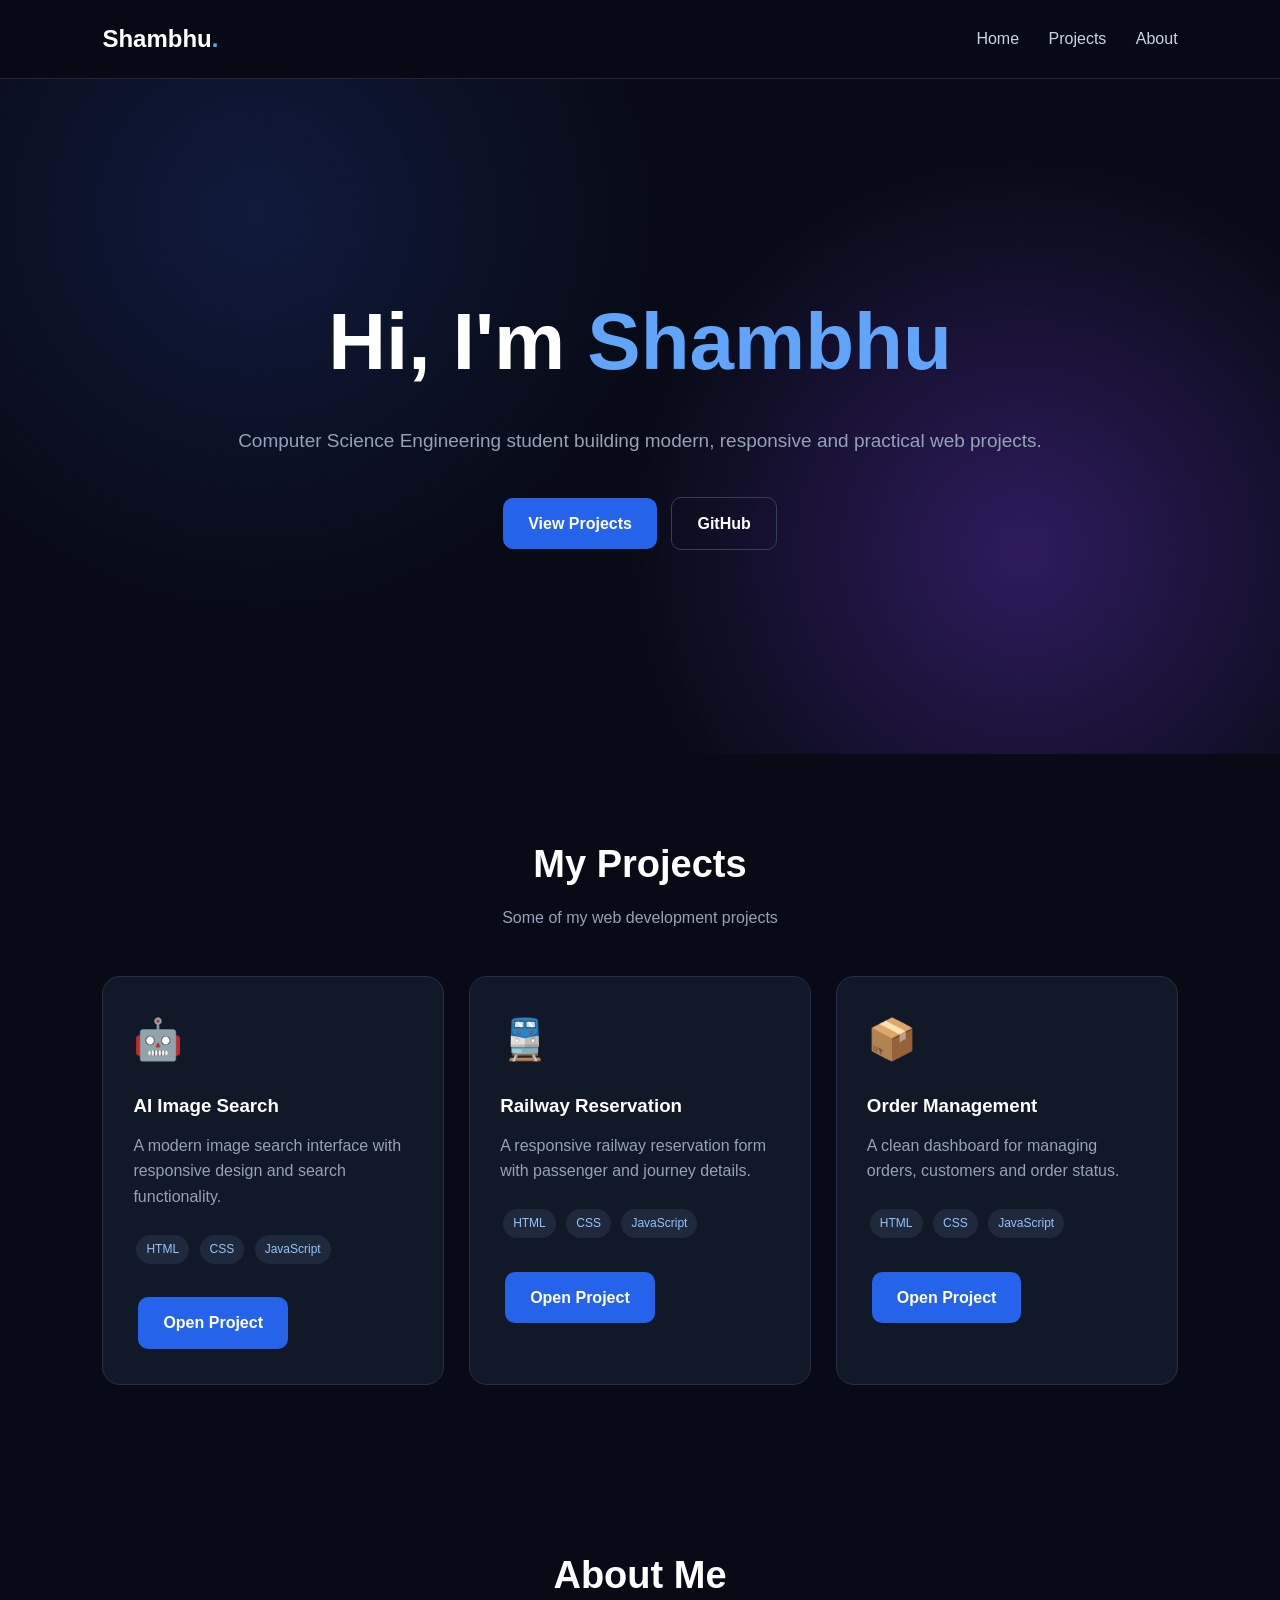
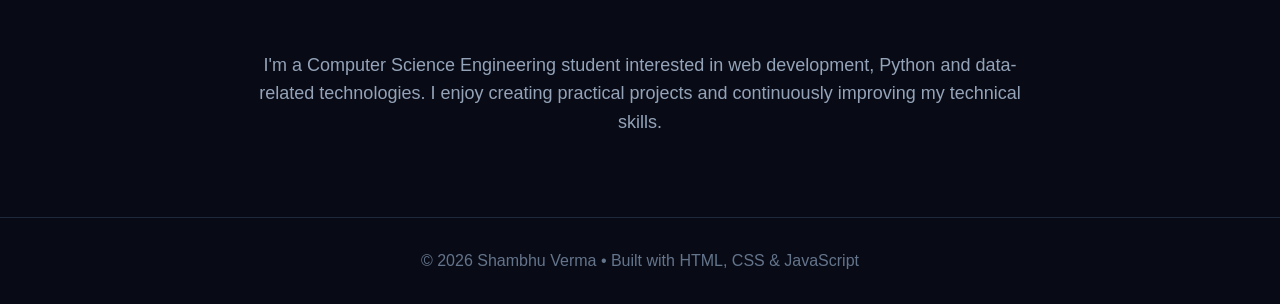
<file: sham.html>
<!DOCTYPE html>
<html lang="en">
<head>
  <meta charset="UTF-8">
  <meta name="viewport" content="width=device-width, initial-scale=1.0">
  <meta name="description" content="Shambhu Verma - Web Development Projects">
  <title>Shambhu Verma | Projects</title>

  <style>
    * {
      margin: 0;
      padding: 0;
      box-sizing: border-box;
    }

    body {
      font-family: Arial, sans-serif;
      background: #080b16;
      color: #fff;
      line-height: 1.6;
    }

    nav {
      position: sticky;
      top: 0;
      z-index: 10;
      display: flex;
      justify-content: space-between;
      align-items: center;
      padding: 20px 8%;
      background: rgba(8,11,22,.9);
      backdrop-filter: blur(12px);
      border-bottom: 1px solid #22283a;
    }

    .logo {
      font-size: 24px;
      font-weight: bold;
    }

    .logo span {
      color: #60a5fa;
    }

    nav a {
      color: #cbd5e1;
      text-decoration: none;
      margin-left: 25px;
    }

    nav a:hover {
      color: #60a5fa;
    }

    .hero {
      min-height: 75vh;
      display: flex;
      align-items: center;
      justify-content: center;
      text-align: center;
      padding: 70px 20px;
      background:
        radial-gradient(circle at 20% 20%, #1e3a8a55, transparent 35%),
        radial-gradient(circle at 80% 70%, #7c3aed55, transparent 35%);
    }

    .hero-content {
      max-width: 850px;
    }

    .hero h1 {
      font-size: clamp(45px, 8vw, 80px);
      margin-bottom: 20px;
    }

    .hero h1 span {
      color: #60a5fa;
    }

    .hero p {
      color: #94a3b8;
      font-size: 19px;
      margin-bottom: 35px;
    }

    .btn {
      display: inline-block;
      padding: 13px 25px;
      margin: 5px;
      border-radius: 10px;
      background: #2563eb;
      color: white;
      text-decoration: none;
      font-weight: bold;
      transition: .3s;
    }

    .btn:hover {
      transform: translateY(-3px);
      background: #3b82f6;
    }

    .btn.secondary {
      background: transparent;
      border: 1px solid #334155;
    }

    section {
      padding: 80px 8%;
    }

    .section-title {
      text-align: center;
      margin-bottom: 45px;
    }

    .section-title h2 {
      font-size: 38px;
      margin-bottom: 10px;
    }

    .section-title p {
      color: #94a3b8;
    }

    .projects {
      display: grid;
      grid-template-columns: repeat(3, 1fr);
      gap: 25px;
    }

    .card {
      padding: 30px;
      border-radius: 18px;
      background: #111827;
      border: 1px solid #263044;
      transition: .3s;
    }

    .card:hover {
      transform: translateY(-8px);
      border-color: #3b82f6;
    }

    .icon {
      font-size: 40px;
      margin-bottom: 20px;
    }

    .card h3 {
      margin-bottom: 12px;
    }

    .card p {
      color: #94a3b8;
      margin-bottom: 22px;
    }

    .tech {
      display: inline-block;
      padding: 5px 10px;
      margin: 3px;
      border-radius: 20px;
      background: #1e293b;
      color: #93c5fd;
      font-size: 12px;
    }

    .about {
      max-width: 800px;
      margin: auto;
      text-align: center;
    }

    .about p {
      color: #94a3b8;
      font-size: 18px;
    }

    footer {
      text-align: center;
      padding: 30px;
      color: #64748b;
      border-top: 1px solid #1e293b;
    }

    @media (max-width: 850px) {
      .projects {
        grid-template-columns: 1fr;
      }

      nav {
        padding: 18px 5%;
      }

      nav a {
        margin-left: 10px;
      }
    }
  </style>
</head>

<body>

<nav>
  <div class="logo">Shambhu<span>.</span></div>

  <div>
    <a href="#home">Home</a>
    <a href="#projects">Projects</a>
    <a href="#about">About</a>
  </div>
</nav>

<section class="hero" id="home">
  <div class="hero-content">
    <h1>Hi, I'm <span>Shambhu</span></h1>

    <p>
      Computer Science Engineering student building modern,
      responsive and practical web projects.
    </p>

    <a href="#projects" class="btn">View Projects</a>

    <a
      href="https://github.com/shambhuverma948-code"
      target="_blank"
      class="btn secondary"
    >
      GitHub
    </a>
  </div>
</section>

<section id="projects">

  <div class="section-title">
    <h2>My Projects</h2>
    <p>Some of my web development projects</p>
  </div>

  <div class="projects">

    <div class="card">
      <div class="icon">🤖</div>

      <h3>AI Image Search</h3>

      <p>
        A modern image search interface with responsive
        design and search functionality.
      </p>

      <span class="tech">HTML</span>
      <span class="tech">CSS</span>
      <span class="tech">JavaScript</span>

      <br><br>

      <a href="Ai generator.html" class="btn">Open Project</a>
    </div>


    <div class="card">
      <div class="icon">🚆</div>

      <h3>Railway Reservation</h3>

      <p>
        A responsive railway reservation form with
        passenger and journey details.
      </p>

      <span class="tech">HTML</span>
      <span class="tech">CSS</span>
      <span class="tech">JavaScript</span>

      <br><br>

      <a href="railway resuwetion form.html" class="btn">
        Open Project
      </a>
    </div>


    <div class="card">
      <div class="icon">📦</div>

      <h3>Order Management</h3>

      <p>
        A clean dashboard for managing orders,
        customers and order status.
      </p>

      <span class="tech">HTML</span>
      <span class="tech">CSS</span>
      <span class="tech">JavaScript</span>

      <br><br>

      <a href="order management system.html" class="btn">
        Open Project
      </a>
    </div>

  </div>
</section>

<section id="about">

  <div class="about">

    <div class="section-title">
      <h2>About Me</h2>
    </div>

    <p>
      I'm a Computer Science Engineering student interested in
      web development, Python and data-related technologies.
      I enjoy creating practical projects and continuously
      improving my technical skills.
    </p>

  </div>

</section>

<footer>
  © 2026 Shambhu Verma • Built with HTML, CSS & JavaScript
</footer>

</body>
</html>
</file>
<file: style.css>
:root{--bg:#080d18;--panel:#101a2b;--panel2:#0d1524;--text:#edf3ff;--muted:#a5b2c8;--line:rgba(166,190,230,.15);--blue:#75a7ff;--cyan:#72e0d0;--font:'DM Sans',sans-serif;--display:'Space Grotesk',sans-serif}*{box-sizing:border-box}html{scroll-behavior:smooth;scroll-padding-top:90px}body{margin:0;background:var(--bg);color:var(--text);font-family:var(--font);line-height:1.7}a{color:inherit;text-decoration:none}.site-header{height:78px;padding:0 max(6vw,24px);display:flex;align-items:center;justify-content:space-between;border-bottom:1px solid var(--line);position:sticky;top:0;background:rgba(8,13,24,.88);backdrop-filter:blur(16px);z-index:10}.brand{font:700 1.7rem var(--display);letter-spacing:-2px}.brand span{color:var(--cyan)}.nav{display:flex;align-items:center;gap:32px;color:var(--muted);font-size:.94rem}.nav a:hover,.quick-links a:hover,footer a:hover{color:var(--cyan)}.nav-contact{border:1px solid var(--line);padding:8px 16px;border-radius:9px;color:var(--text)}.menu-toggle{display:none;background:none;border:0;color:var(--text);font-size:1.5rem}.section{padding:110px max(9vw,24px);max-width:1500px;margin:auto}.hero{min-height:690px;display:grid;grid-template-columns:1.1fr .9fr;align-items:center;gap:55px;padding-top:90px;padding-bottom:90px}.eyebrow{font-size:.76rem;letter-spacing:2px;font-weight:700;color:var(--cyan)}.status-dot{display:inline-block;width:8px;height:8px;background:var(--cyan);border-radius:50%;margin-right:9px;box-shadow:0 0 14px var(--cyan)}h1,h2,h3,p{margin-top:0}h1,h2,h3{font-family:var(--display);line-height:1.15}h1{font-size:clamp(2.7rem,5.2vw,5.3rem);letter-spacing:-3px;margin:18px 0 12px}h1 span{color:var(--blue)}.hero h2{font-size:clamp(1.35rem,2.5vw,2rem);color:#c6d5ec;font-weight:500}.intro{max-width:590px;color:var(--muted);font-size:1.08rem;margin:24px 0 30px}.hero-actions{display:flex;gap:13px;flex-wrap:wrap}.button{display:inline-flex;align-items:center;gap:12px;padding:12px 19px;border-radius:9px;font-weight:700;font-size:.93rem;transition:transform .2s,background .2s}.button:hover{transform:translateY(-3px)}.primary{background:linear-gradient(110deg,#6e9eff,#72dccc);color:#07111d}.secondary{border:1px solid var(--line);color:var(--text)}.quick-links{display:flex;gap:14px;color:var(--muted);font-size:.9rem;margin-top:32px}.hero-art{min-height:390px;position:relative;display:grid;place-items:center}.orb{position:absolute;border-radius:50%;filter:blur(2px)}.orb-one{width:280px;height:280px;background:radial-gradient(circle,rgba(87,143,255,.23),transparent 70%);top:20px;right:10px}.orb-two{width:220px;height:220px;background:radial-gradient(circle,rgba(89,223,205,.15),transparent 70%);bottom:0;left:0}.code-card{position:relative;width:min(100%,440px);background:rgba(16,26,43,.93);border:1px solid rgba(125,165,230,.25);border-radius:17px;box-shadow:0 28px 80px rgba(0,0,0,.35);overflow:hidden;transform:rotate(-3deg)}.code-top{height:48px;border-bottom:1px solid var(--line);display:flex;align-items:center;gap:7px;padding:0 17px;color:var(--muted);font-size:.78rem}.code-top i{width:8px;height:8px;background:#58708f;border-radius:50%}.code-top span{margin-left:10px}.code-card pre{padding:24px 25px 30px;white-space:pre-wrap;color:#c5d4eb;font: .92rem/2 'Consolas',monospace}.code-card b{color:#83b5ff}.code-card em{color:#79dfce;font-style:normal}.code-card strong{color:#f0c878}.floating-tag{position:absolute;background:#142238;border:1px solid var(--line);border-radius:9px;padding:9px 14px;font-size:.8rem;color:#c8d9f4;box-shadow:0 10px 30px #0005}.tag-one{top:48px;left:-5px}.tag-two{bottom:40px;right:-8px}.section-heading{margin-bottom:38px}.section-heading h2,.contact h2{font-size:clamp(2rem,4vw,3.2rem);letter-spacing:-1.5px;margin:8px 0}.about-grid{display:grid;grid-template-columns:.8fr 1.2fr;gap:70px}.about-lead{font:500 clamp(1.45rem,2.5vw,2.15rem)/1.35 var(--display);color:#dce8fb}.about-detail{color:var(--muted);max-width:700px}.skill-grid{display:grid;grid-template-columns:repeat(4,1fr);gap:14px}.skill-card,.project-card,.education-card{background:linear-gradient(145deg,var(--panel),var(--panel2));border:1px solid var(--line);border-radius:14px;padding:25px}.skill-card>span,.project-number{font-size:.72rem;color:var(--cyan);letter-spacing:1.5px;font-weight:700}.skill-card h3{font-size:1.15rem;margin:24px 0 8px}.skill-card p,.section-subtitle{color:var(--muted);font-size:.9rem;margin-bottom:0}.project-grid{display:grid;grid-template-columns:repeat(3,1fr);gap:16px}.project-card{display:flex;flex-direction:column;min-height:290px;transition:transform .2s,border-color .2s}.project-card:hover,.skill-card:hover{transform:translateY(-5px);border-color:rgba(114,224,208,.4)}.project-card h3{font-size:1.4rem;margin:26px 0 12px}.project-card p{color:var(--muted);font-size:.94rem}.chips{display:flex;gap:7px;flex-wrap:wrap;margin-top:auto;padding:12px 0 22px}.chips span{font-size:.72rem;color:#c6d8f2;background:#1a2a42;border-radius:20px;padding:5px 10px}.project-card>a{color:var(--cyan);font-weight:700;font-size:.9rem}.education-card{display:flex;justify-content:space-between;align-items:center;gap:20px}.education-card h3{font-size:1.45rem;margin:10px 0}.education-card p:not(.eyebrow){color:var(--muted);margin:0}.education-year{color:var(--cyan);border:1px solid var(--line);border-radius:30px;padding:7px 14px;white-space:nowrap}.contact{padding-top:60px;padding-bottom:100px}.contact-panel{padding:55px;background:radial-gradient(circle at 90% 0,rgba(101,159,255,.18),transparent 40%),var(--panel);border:1px solid var(--line);border-radius:20px}.contact-panel>p:not(.eyebrow){color:var(--muted);max-width:570px;margin:20px 0 25px}.contact-email{font-size:.85rem;margin:18px 0 0!important}footer{border-top:1px solid var(--line);padding:25px max(6vw,24px);display:flex;align-items:center;justify-content:space-between;color:var(--muted);font-size:.85rem}footer p{margin:0}footer .brand{color:var(--text)}@media(max-width:900px){.hero{grid-template-columns:1fr;gap:20px}.hero-art{min-height:330px}.skill-grid{grid-template-columns:repeat(2,1fr)}.project-grid{grid-template-columns:1fr 1fr}.about-grid{gap:30px}}@media(max-width:650px){.site-header{height:68px}.menu-toggle{display:block}.nav{display:none;position:absolute;top:68px;left:0;right:0;padding:20px 24px 25px;background:#0c1422;border-bottom:1px solid var(--line);flex-direction:column;align-items:flex-start;gap:18px}.nav.open{display:flex}.section{padding:78px 23px}.hero{min-height:auto;padding-top:75px}.hero-art{min-height:280px}.code-card{transform:none}.code-card pre{font-size:.76rem;padding:16px}.tag-one{left:0;top:12px}.tag-two{right:0;bottom:10px}h1{letter-spacing:-2px}.about-grid,.project-grid{grid-template-columns:1fr}.skill-grid{grid-template-columns:1fr 1fr}.skill-card{padding:18px}.education-card{align-items:flex-start;flex-direction:column}.contact-panel{padding:30px 23px}footer{flex-wrap:wrap;gap:14px}footer p{order:3;width:100%}}
</file>
